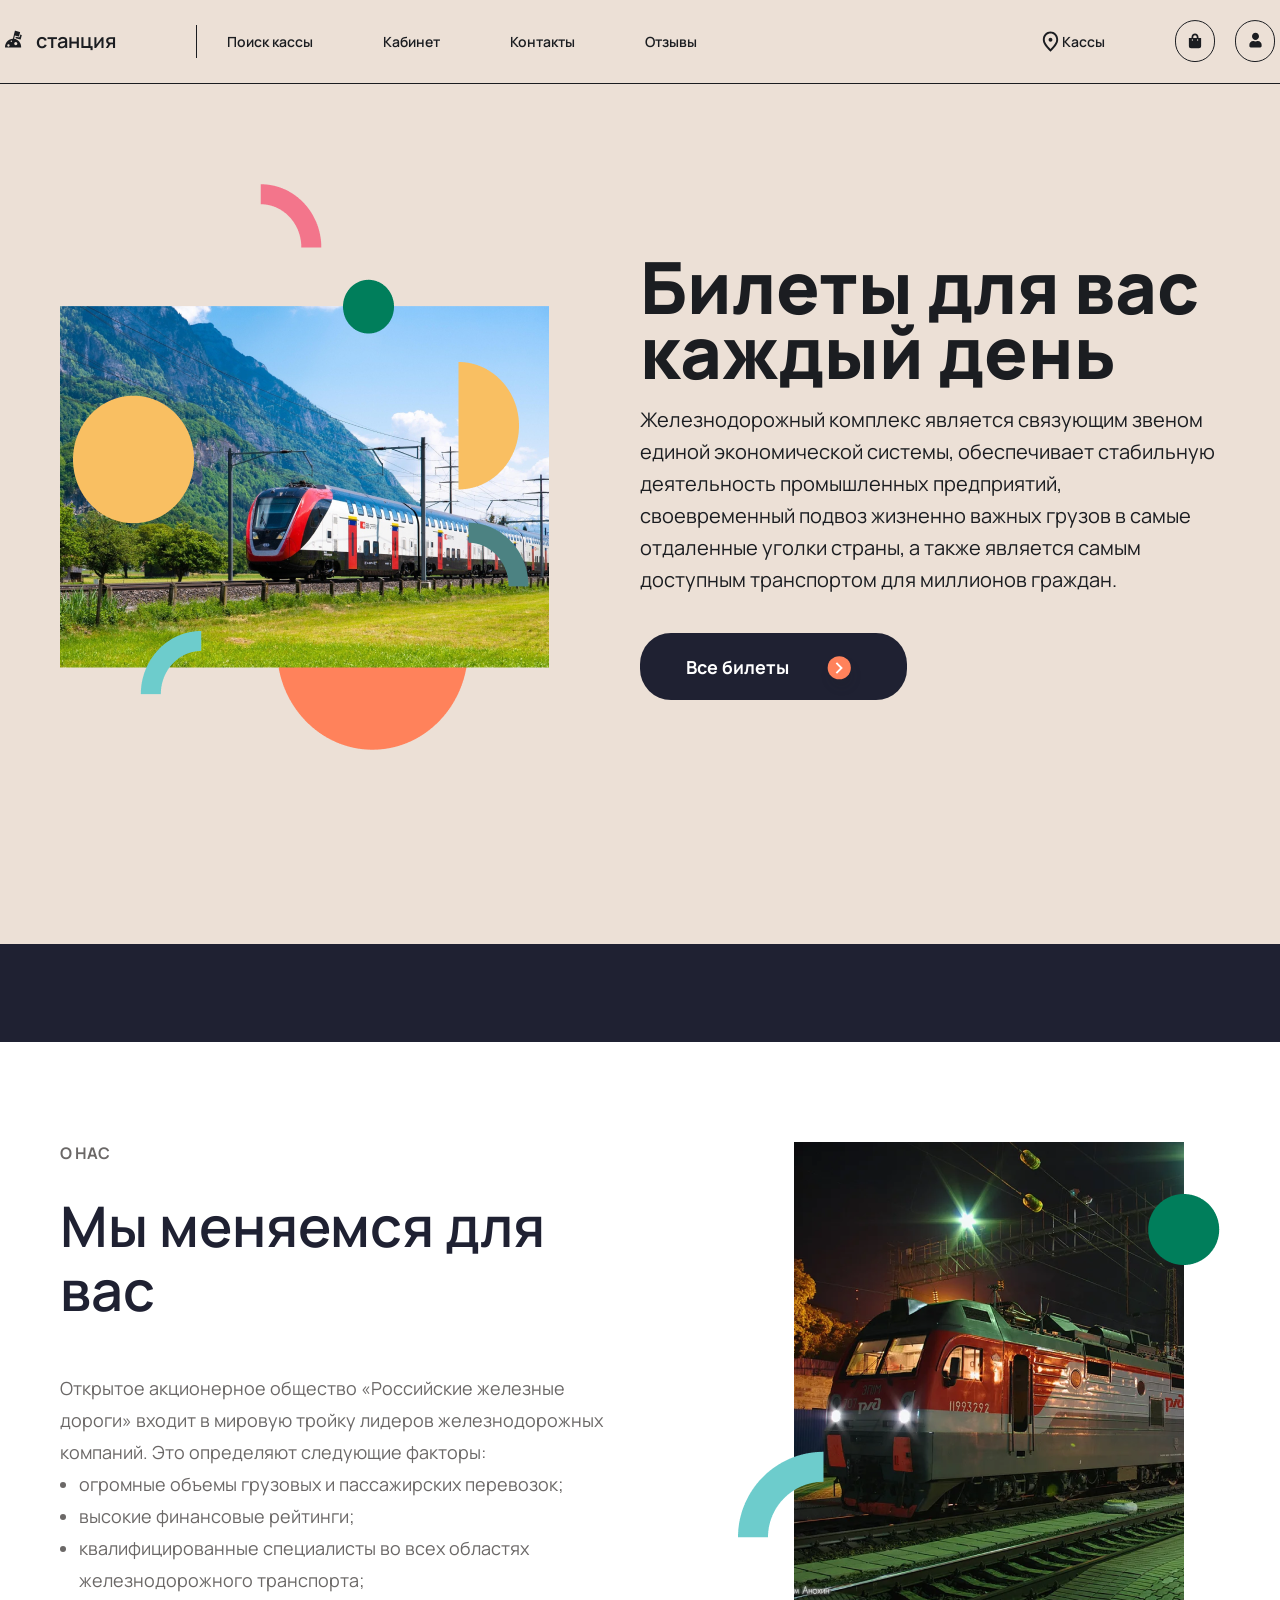
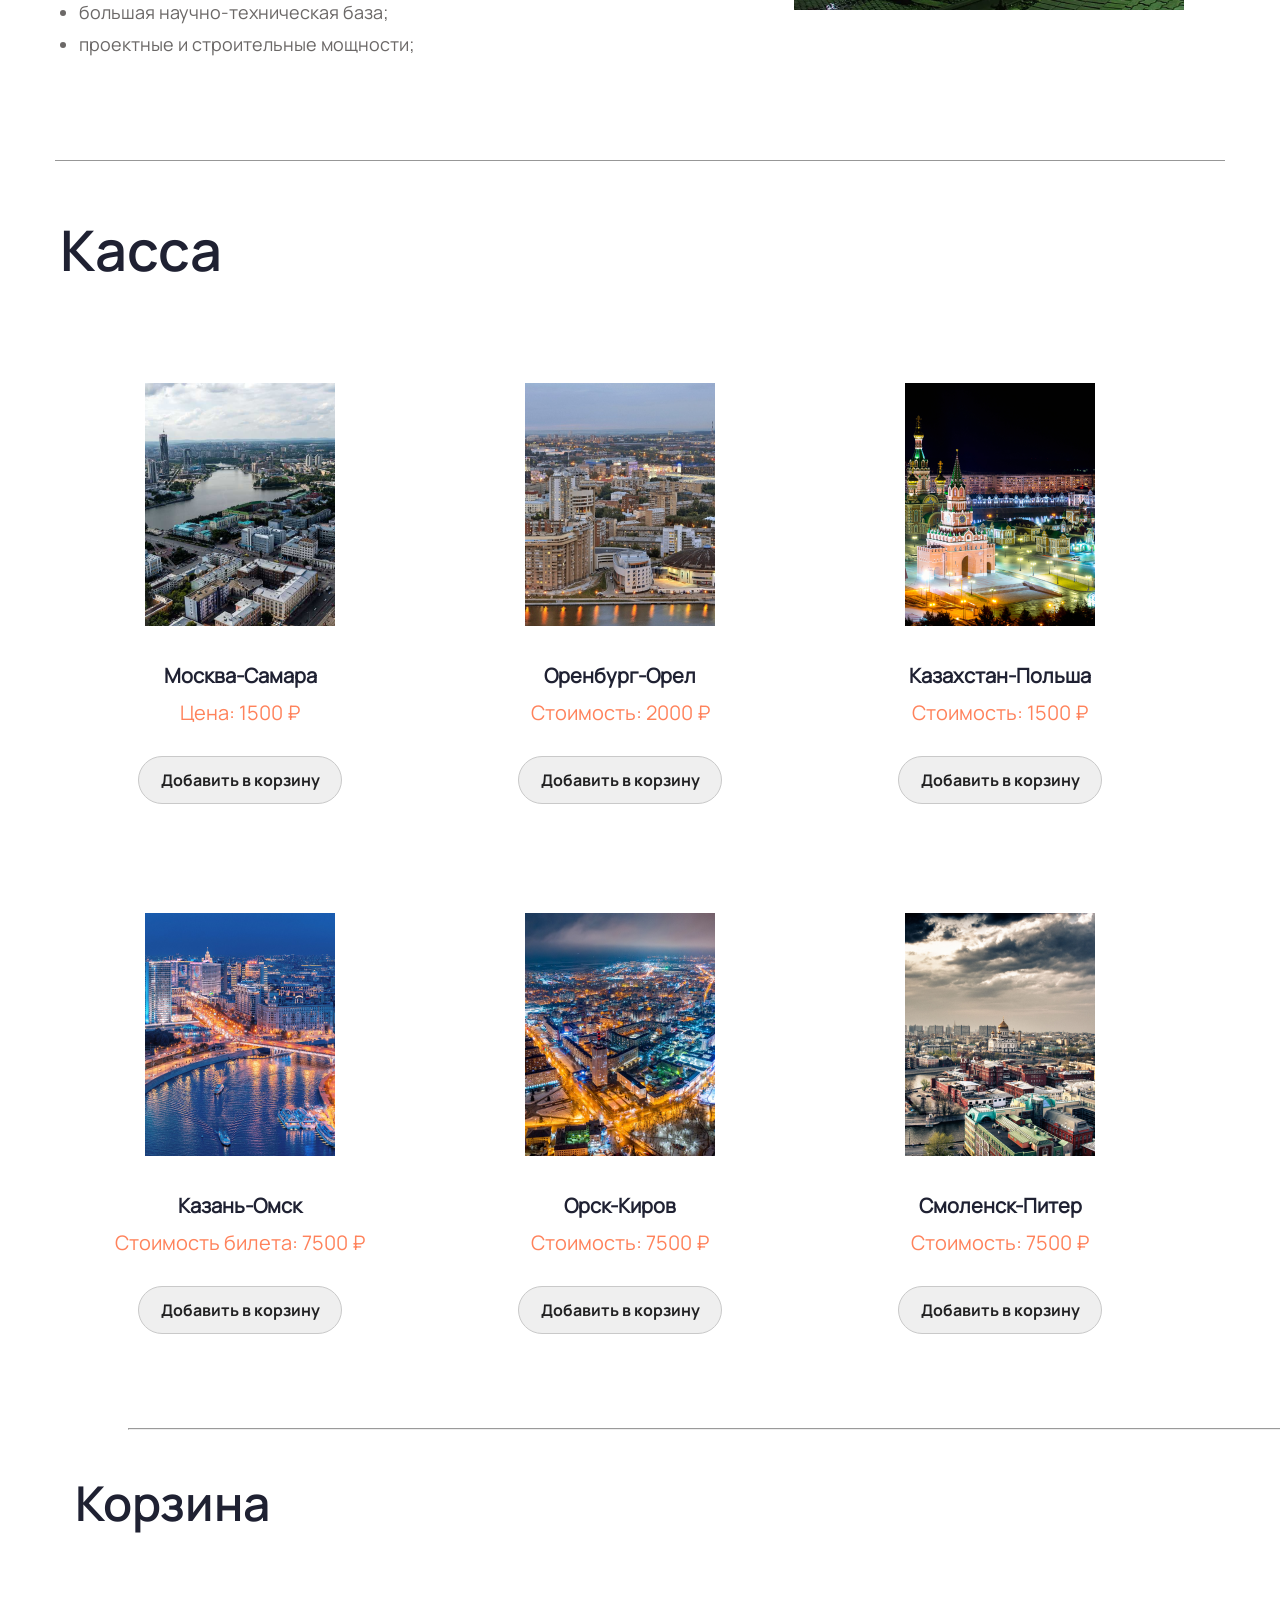
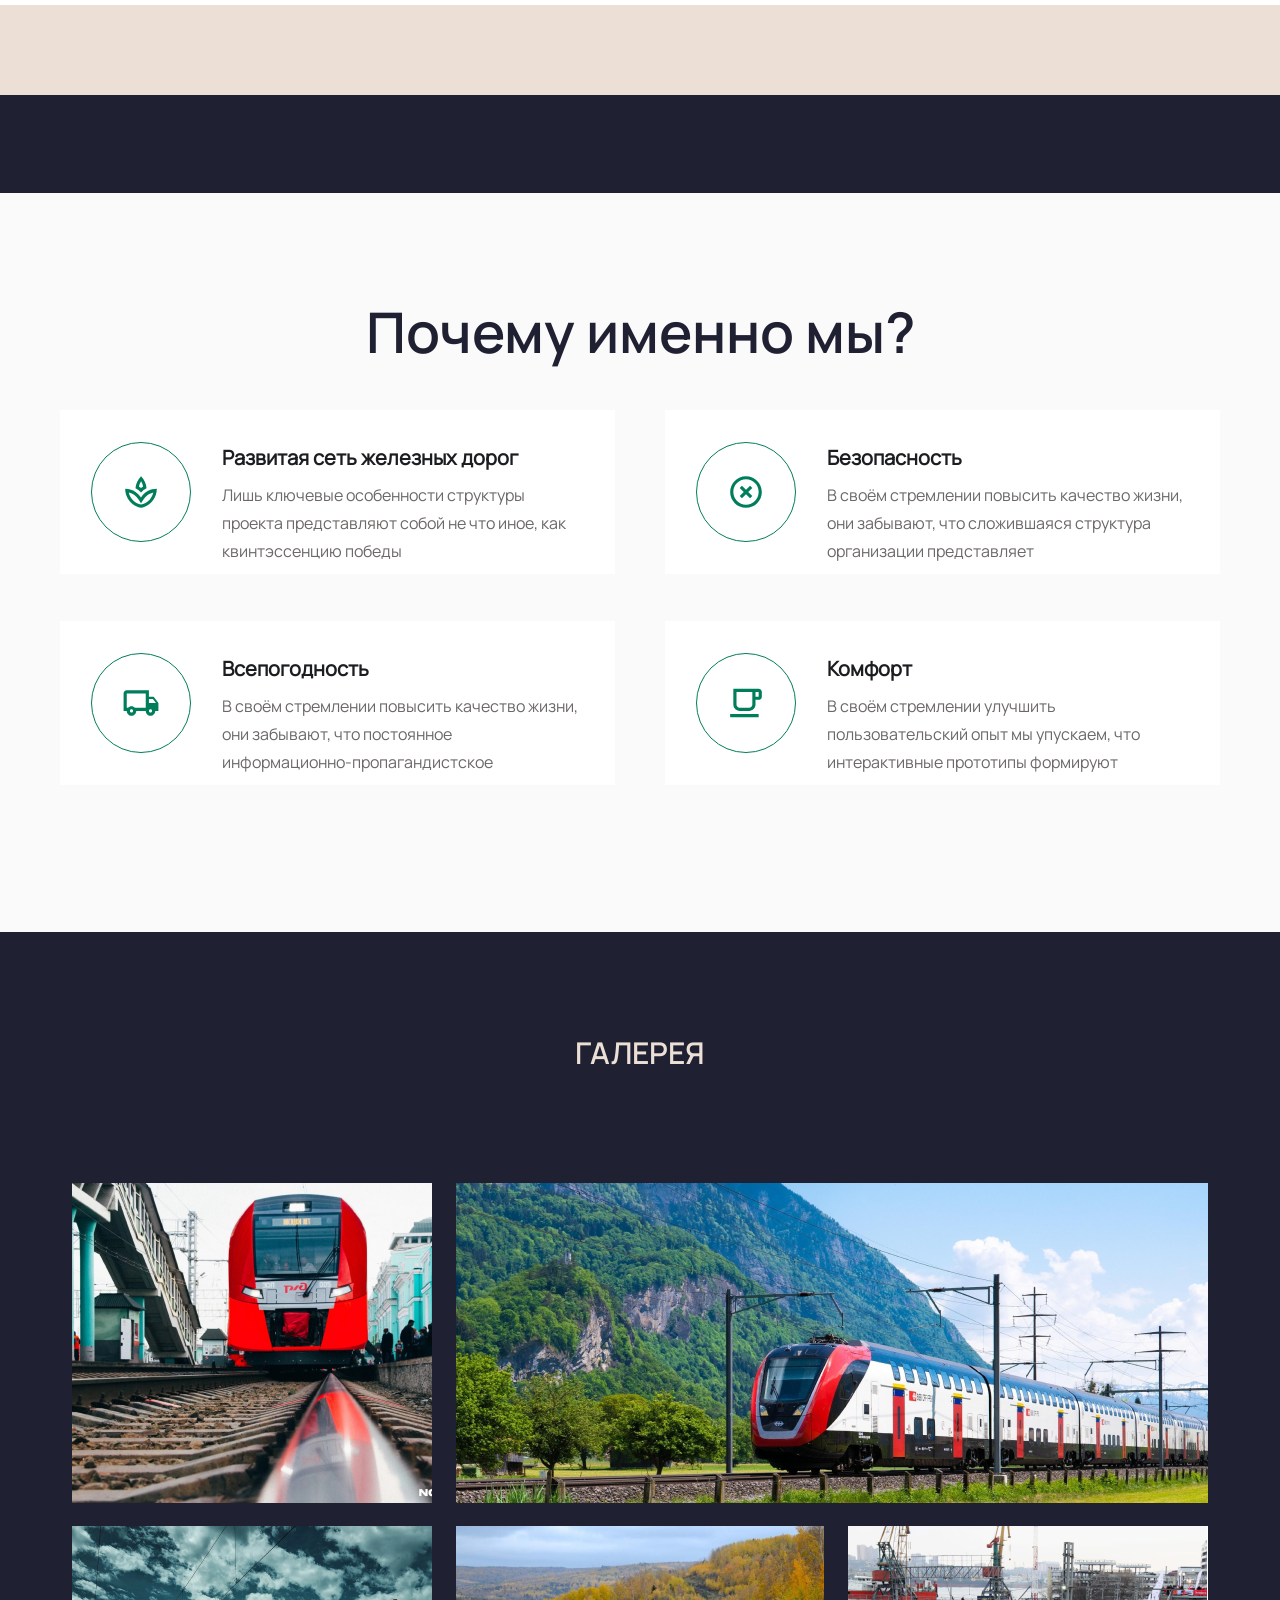
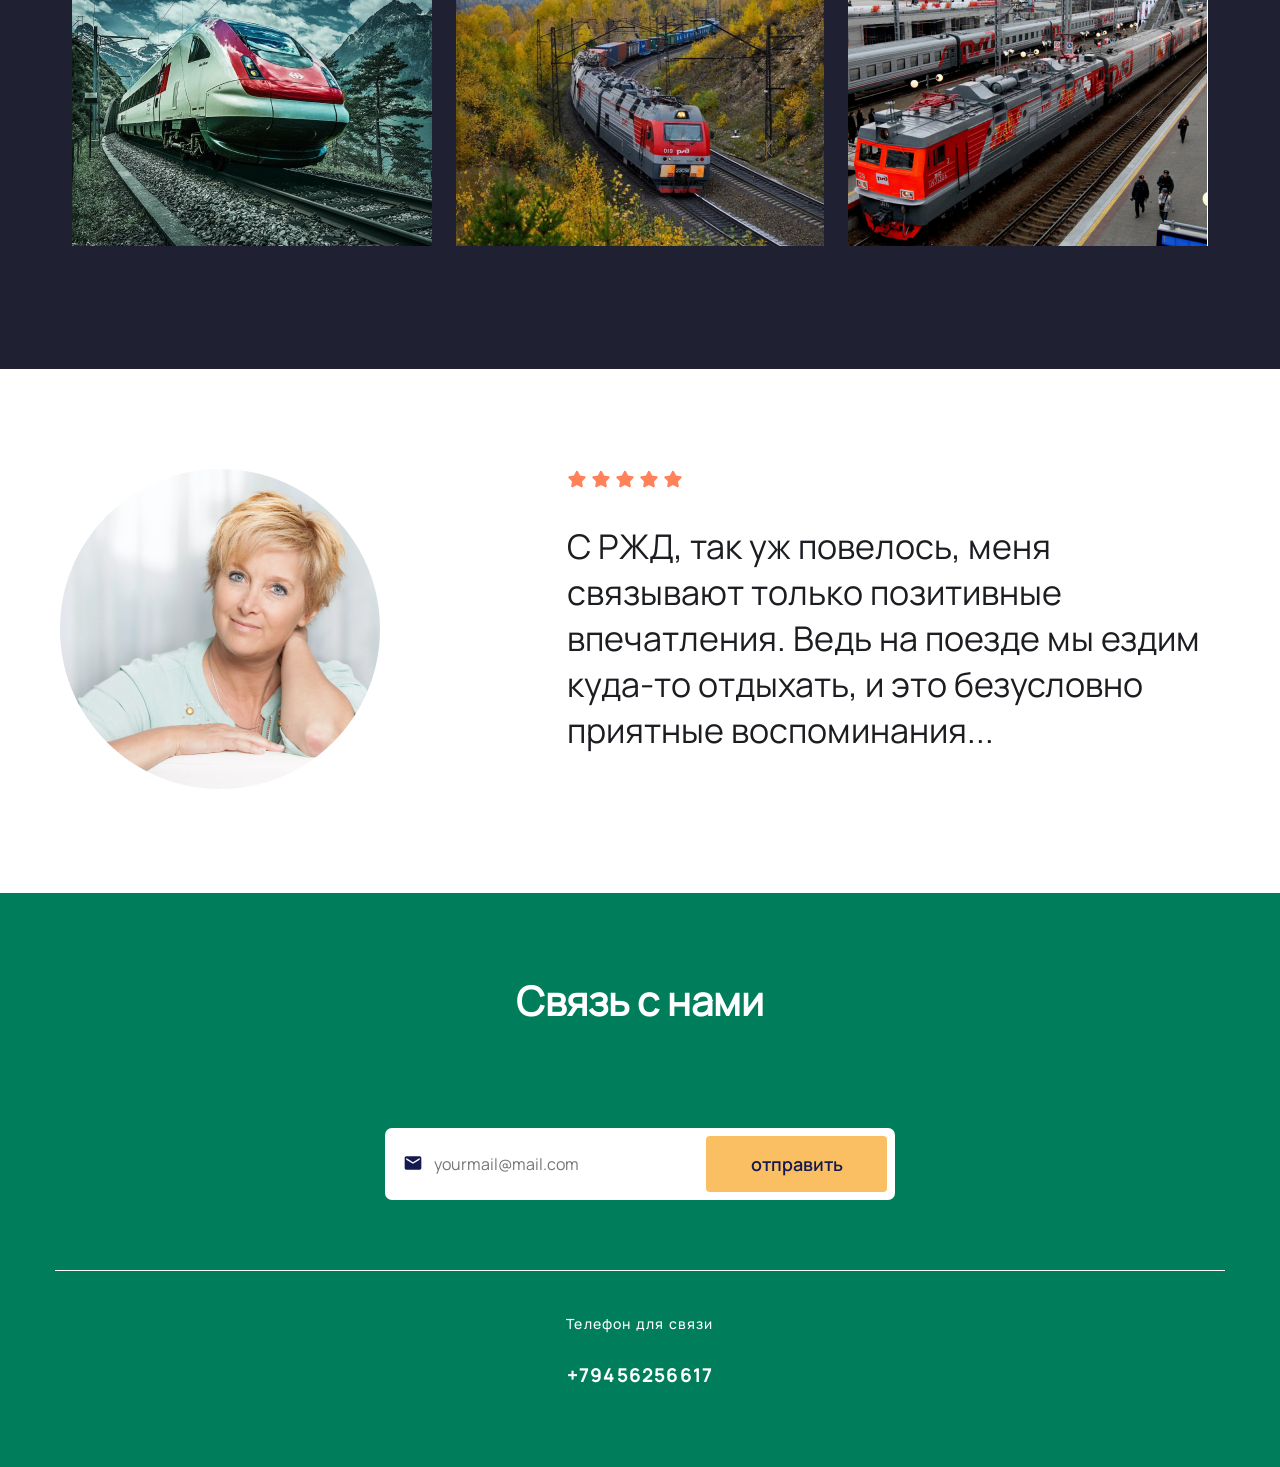
<file: index.html>
<!DOCTYPE html>
<html lang="ru">

<head>
	<meta charset="UTF-8">
	<meta name="viewport" content="width=device-width, initial-scale=1.0">
	<title>ЖД Касса</title>
	<link rel="stylesheet" href="fonts.css">
	<link rel="stylesheet" href="style.css">
</head>


<body>
	<!-- Всплывающее окно -->
	<div class="bacground">

		<div class="modal_user">
			<form class="modal_user_form">
				<input class="user_form_input" type="text" placeholder="Логин"></input>
				<input class="user_form_input" type="password" placeholder="Пароль"></input>
				<a class="" href="user.html">Войти
					<img src="img/icons/arrow_right.svg" alt="">
				</a>
			</form>
		</div>

	</div>
	<!-- Шапка сайта -->
	<header class="header">
		<div class="header_container">
			<div class="header_nav">
				<a href="index.html" class="logo">
					<img src="img/icons/logo.svg" alt="logo">
					станция
				</a>
				<navbar class="navbar">
					<ul class="menu">
						<li>
							<a href="search.html">Поиск кассы</a>
						</li>
						<li>
							<a href="user.html">Кабинет</a>
						</li>
						<li>
							<a href="#footer">Контакты</a>
						</li>
						<li>
							<a href="#reviews">Отзывы</a>
						</li>
					</ul>
				</navbar>
			</div>

			<div class="header_user">
				<a href="#" class="gps">
					<img src="img/icons/gps.svg" alt="gps">
					Кассы
				</a>
				<a href="#" class="cart">
					<img src="img/icons/cart.svg" alt="cart">
				</a>
				<a href="#" class="user">
					<img src="img/icons/user.svg" alt="user">
				</a>
			</div>
		</div>
	</header>

	<main>


		<!-- Главный экран -->

		<div class="main">
			<div class="main_photo">
				<img src="img/photo/main.png" alt="train">
			</div>
			<div class="main_content">
				<h1>
					Билеты для вас каждый день
				</h1>
				<p>
					Железнодорожный комплекс является связующим звеном единой экономической системы, обеспечивает
					стабильную деятельность промышленных предприятий, своевременный подвоз жизненно важных грузов в
					самые отдаленные уголки страны, а также является самым доступным транспортом для миллионов граждан.
				</p>
				<a href="#tickets">
					Все билеты
					<img src="img/icons/arrow_right.svg" alt="">
				</a>
			</div>
		</div>
		<div class="line"></div>


		<!-- о нас	 -->

		<div class="bacgruond_white">

			<div class="about">
				<div class="about_content">
					<h4>О НАС</h4>
					<h2>Мы меняемся для вас</h2>
					<p>
						Открытое акционерное общество «Российские железные дороги» входит в мировую тройку лидеров
						железнодорожных компаний. Это определяют следующие факторы:
					</p>
					<ul>
						<li>огромные объемы грузовых и пассажирских перевозок;</li>
						<li>высокие финансовые рейтинги;</li>
						<li>квалифицированные специалисты во всех областях железнодорожного транспорта;</li>
						<li>большая научно-техническая база;</li>
						<li>проектные и строительные мощности;</li>
					</ul>
				</div>
				<div class="about_photo">
					<img src="img/photo/about.png" alt="train">
				</div>
			</div>


			<!-- касса -->

			<div class="all_ticket">
				<div class="c">
					<h2>Касса</h2>
				</div>
				<div id="product-list" class="tickets">
					<div class="product-card" data-id="1">
						<img src="img/photo/moskva_samara.png" alt="Товар 1" class="product-image">
						<h2>Москва-Самара</h2>
						<p>Цена: 1500 ₽</p>
						<button class="add-to-cart">Добавить в корзину</button>
					</div>
					<div class="product-card" data-id="2">
						<img src="img/photo/orenburg_orel.png" alt="Товар 2" class="product-image">
						<h2>Оренбург-Орел</h2>
						<p>Стоимость: 2000 ₽</p>
						<button class="add-to-cart">Добавить в корзину</button>
					</div>
					<div class="product-card" data-id="3">
						<img src="img/photo/kazahstan_polsha.png" alt="Товар 3" class="product-image">
						<h2>Казахстан-Польша</h2>
						<p>Стоимость: 1500 ₽</p>
						<button class="add-to-cart">Добавить в корзину</button>
					</div>
					<div class="product-card" data-id="4">
						<img src="img/photo/kazan_omsk.png" alt="Товар 4" class="product-image">
						<h2>Казань-Омск</h2>
						<p>Стоимость билета: 7500 ₽</p>
						<button class="add-to-cart">Добавить в корзину</button>
					</div>
					<div class="product-card" data-id="5">
						<img src="img/photo/orsk_kirov.png" alt="Товар 5" class="product-image">
						<h2>Орск-Киров</h2>
						<p>Стоимость: 7500 ₽</p>
						<button class="add-to-cart">Добавить в корзину</button>
					</div>
					<div class="product-card" data-id="6">
						<img src="img/photo/smolensk_piter.png" alt="Товар 6" class="product-image">
						<h2>Смоленск-Питер</h2>
						<p>Стоимость: 7500 ₽</p>
						<button class="add-to-cart">Добавить в корзину</button>
					</div>
				</div>
			</div>
			<hr>
			<div class="order">
				<h2>Корзина</h2>
				<div id="cart" class="cart">
					<ul id="cart-items" class="ul"></ul>
				</div>
			</div>
		</div>
		<div class="line"></div>
		</div>

		<!-- почему мы -->

		<div class="why_us">
			<div class="why_us_container">
				<h2>Почему именно мы?</h2>
				<div class="why_us_block">
					<div class="why_us_card">
						<img src="img/icons/whyus1.svg" alt="whyus1">
						<div class="why_us_card_text">
							<h3>Развитая сеть железных дорог</h3>
							<p>Лишь ключевые особенности структуры проекта представляют собой не что иное, как
								квинтэссенцию победы</p>
						</div>
					</div>
					<div class="why_us_card">
						<img src="img/icons/whyus2.svg" alt="whyus2">
						<div class="why_us_card_text">
							<h3>Безопасность</h3>
							<p>В своём стремлении повысить качество жизни, они забывают, что сложившаяся структура
								организации представляет</p>
						</div>
					</div>
					<div class="why_us_card">
						<img src="img/icons/whyus3.svg" alt="whyus3">
						<div class="why_us_card_text">
							<h3>Всепогодность</h3>
							<p>В своём стремлении повысить качество жизни, они забывают, что постоянное
								информационно-пропагандистское</p>
						</div>
					</div>
					<div class="why_us_card">
						<img src="img/icons/whyus4.svg" alt="whyus4">
						<div class="why_us_card_text">
							<h3>Комфорт</h3>
							<p>В своём стремлении улучшить пользовательский опыт мы упускаем, что интерактивные
								прототипы формируют</p>
						</div>
					</div>
				</div>
			</div>
		</div>


		<!-- галерея -->

		<div class="galery">
			<div class="galery_container">
				<h3>ГАЛЕРЕЯ</h3>
				<div class="galery_block">
					<img class="img img1" src="img/photo/train1.png" alt="train">
					<img class="img img2" src="img/photo/train2.png" alt="train">
					<img class="img img3" src="img/photo/train3.png" alt="train">
					<img class="img img4" src="img/photo/train4.png" alt="train">
					<img class="img img5" src="img/photo/train5.png" alt="train">
				</div>
			</div>
		</div>


		<!-- Отзывы -->
		<div id="reviews" class="reviews">
			<div class="reviews_container">
				<div class="baba"><img src="img/photo/Avatar.png" alt="Avatar"></div>
				<div class="reviews_text">
					<img src="img/icons/star.svg" alt="star">
					<p>С РЖД, так уж повелось, меня связывают только позитивные впечатления. Ведь на поезде мы ездим
						куда-то отдыхать, и это безусловно приятные воспоминания...</p>
				</div>
			</div>
		</div>

	</main>


	<footer id="footer" class="footer">
		<div class="footer_container">
			<h3>Связь с нами</h3>

			<form class="footer_form">
				<label class="footer_input">
					<img src="img/icons/mail.svg" alt="mail">
					<input type="text" placeholder="yourmail@mail.com"></input>
				</label>
				<label>
					<button type="submit">отправить</button>
				</label>
			</form>

			<div class="footer_contats">
				<p>Телeфон для связи</p>
				<h5>+79456256617</h5>
			</div>
		</div>
	</footer>



	<script>
		// профиль
		const userEnter = document.querySelector('.user');
		const bacground = document.querySelector('.bacground');
		const modalUser = document.querySelector('.modal_user');

		userEnter.onclick = function () {
			bacground.classList.toggle('display_block');
			modalUser.classList.toggle('display_block');
		}

		modalUser.addEventListener('click', (e) => {
			console.log(e.target);

			if (e.target == modalUser) {
				bacground.classList.remove('display_block');
				modalUser.classList.remove('active');

			}
		});

		// корзина

		const cartItems = [];
		const cartList = document.getElementById('cart-items');

		document.querySelectorAll('.add-to-cart').forEach(button => {
			button.addEventListener('click', (event) => {
				const productCard = event.target.closest('.product-card');
				const productId = productCard.getAttribute('data-id');
				const productName = productCard.querySelector('h2').innerText;
				const productPrice = productCard.querySelector('p').innerText

				// Проверка, есть ли товар уже в корзине

				if (!cartItems.some(item => item.id === productId)) {
					cartItems.push({ id: productId, name: productName, price: productPrice });
					updateCart();
				} else {
					alert(`${productName} уже в корзине!`);
				}
			});
		});

		// Функция для обновления отображения корзины
		function updateCart() {
			cartList.innerHTML = '';
			cartItems.forEach(item => {
				const li = document.createElement('li');
				li.innerText = `${item.name} - ${item.price}`;
				li.innerHTML += ' <button class="remove-from-cart" data-id="' + item.id + '">Удалить</button>';
				cartList.appendChild(li);
			});

			// Добавление обработчиков событий на кнопки "Удалить"
			document.querySelectorAll('.remove-from-cart').forEach(button => {
				button.addEventListener('click', (event) => {
					const productId = event.target.getAttribute('data-id');
					const index = cartItems.findIndex(item => item.id === productId);
					if (index !== -1) {
						cartItems.splice(index, 1);
						updateCart();
					}
				});
			});
		}
	</script>


</body>

</html>
</file>
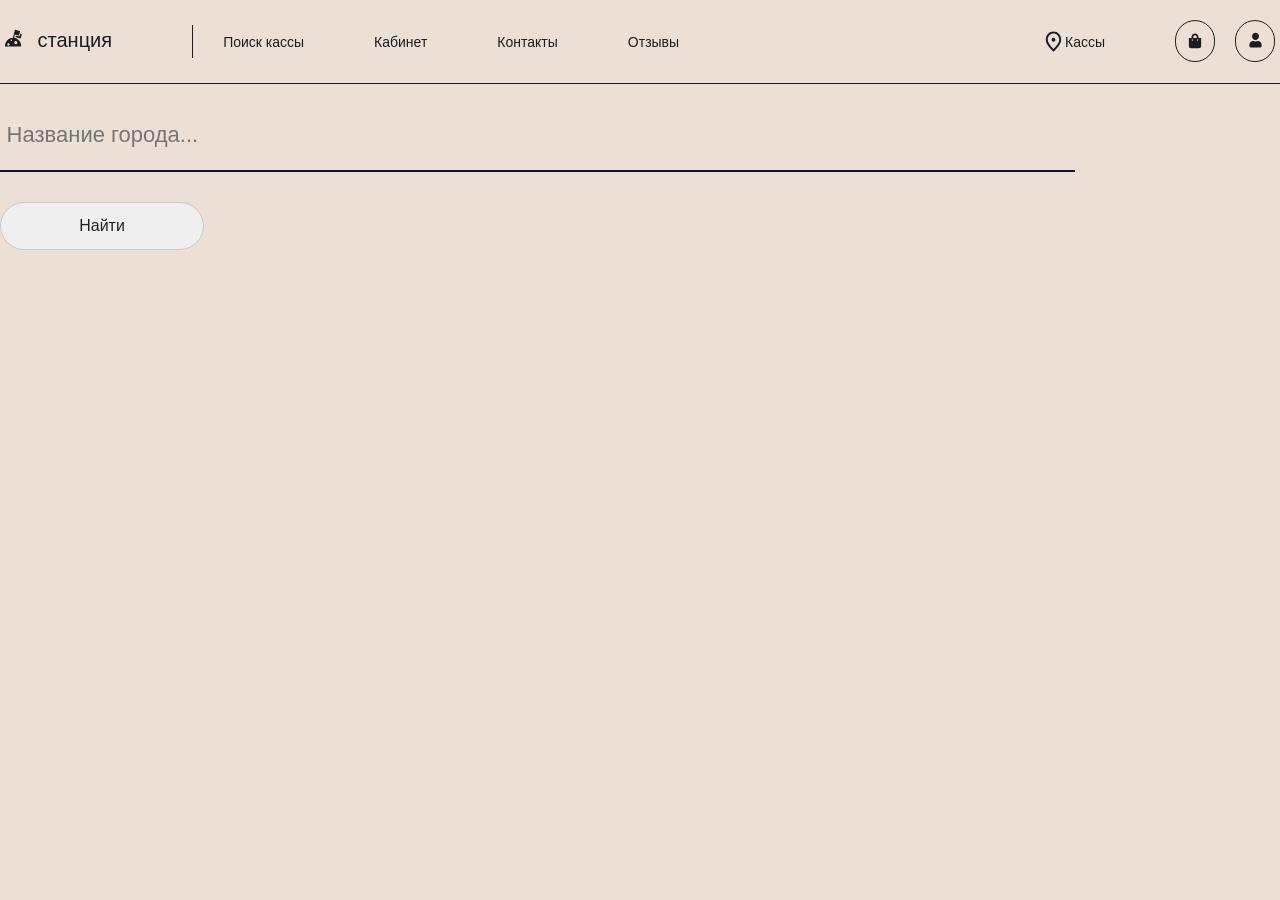
<file: search.html>
<!DOCTYPE html>
<html lang="en">
  <head>
    <meta name="viewport" content="width=device-width, initial-scale=1.0" />
    <title>Поиск ЖДкасс</title>
    <!-- Stylesheet -->
    <link rel="stylesheet" href="search.css" />
  </head>
  <body>
    	<!-- Всплывающее окно -->
	<div class="bacground">

		<div class="modal_user">
			<form class="modal_user_form">
				<input class="user_form_input" type="text" placeholder="Логин"></input>
				<input class="user_form_input" type="password" placeholder="Пароль"></input>
				<a class="" href="user.html">Войти
					<img src="img/icons/arrow_right.svg" alt="">
				</a>
			</form>
		</div>

	</div>
	<!-- Шапка сайта -->
	<header class="header">
		<div class="header_container">
			<div class="header_nav">
				<a href="index.html" class="logo">
					<img src="img/icons/logo.svg" alt="logo">
					станция
				</a>
				<navbar class="navbar">
					<ul class="menu">
						<li>
							<a href="search.html">Поиск кассы</a>
						</li>
						<li>
							<a href="user.html">Кабинет</a>
						</li>
						<li>
							<a href="#footer">Контакты</a>
						</li>
						<li>
							<a href="#reviews">Отзывы</a>
						</li>
					</ul>
				</navbar>
			</div>

			<div class="header_user">
				<a href="#" class="gps">
					<img src="img/icons/gps.svg" alt="gps">
					Кассы
				</a>
				<a href="#" class="cart">
					<img src="img/icons/cart.svg" alt="cart">
				</a>
				<a href="#" class="user">
					<img src="img/icons/user.svg" alt="user">
				</a>
			</div>
		</div>
	</header>
    <div class="wrapper">
      <div id="search-container">
        <input
          type="search"
          id="search-input"
          placeholder="Название города..."
        />
        <button id="search">Найти</button>
      </div>
      <div id="products"></div>
    </div>
    <!-- Script -->
    <script src="scriptsearch.js"></script>
  </body>
</html>
</file>
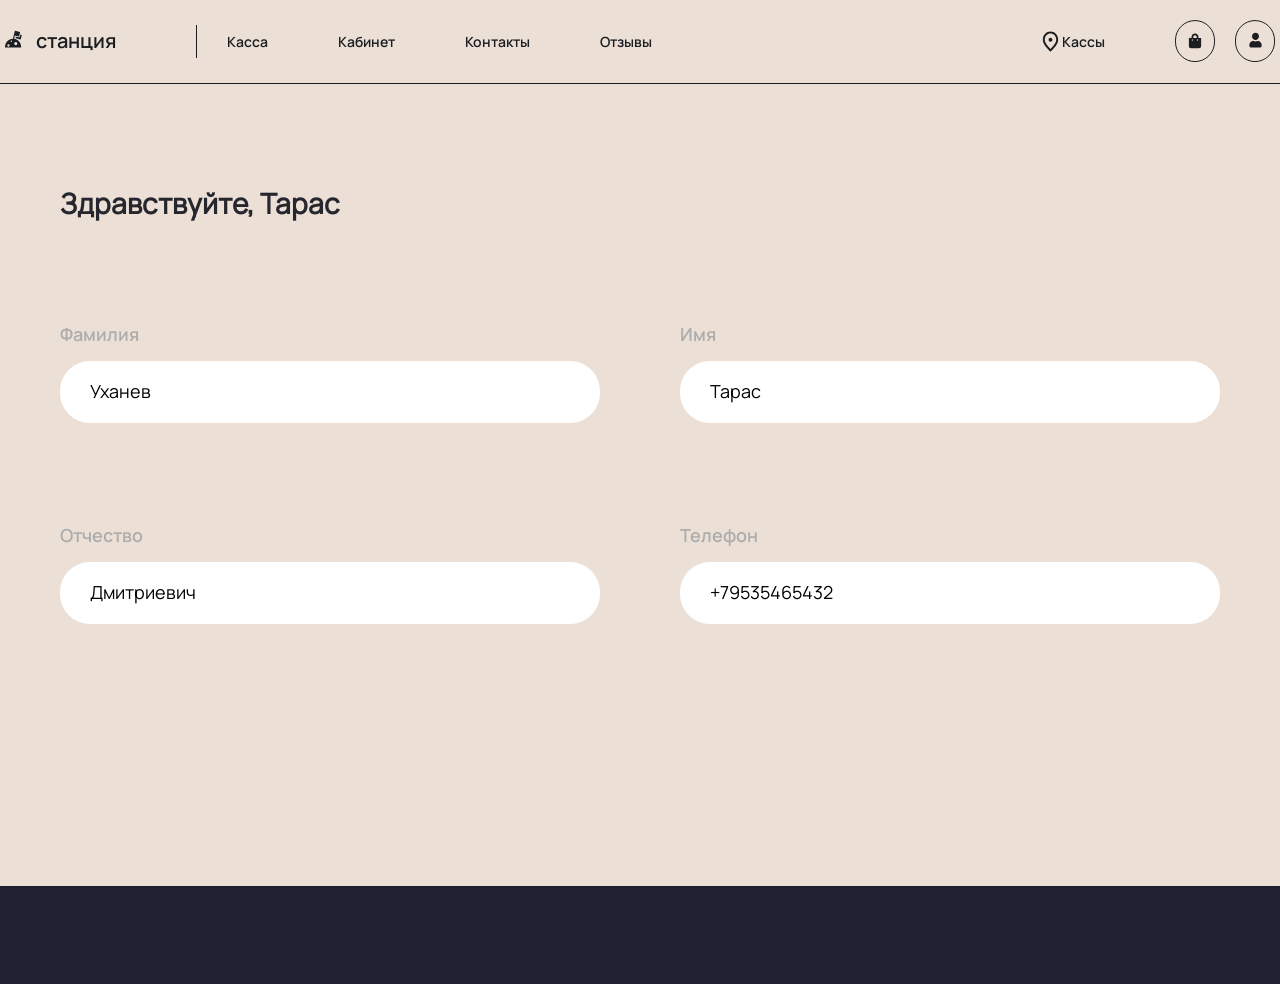
<file: user.html>
<!DOCTYPE html>
<html lang="ru">
<head>
	<meta charset="UTF-8">
	<meta name="viewport" content="width=device-width, initial-scale=1.0">
	<title>ЖД Касса</title>
	<link rel="stylesheet" href="fonts.css">
	<link rel="stylesheet" href="style.css">
</head>
<body>


<!-- Всплывающее окно -->

<div class="bacground">

	<div class="modal_user">
		<form class="modal_user_form">
			<input class="user_form_input" type="text" placeholder="Логин"></input>
			<input class="user_form_input" type="password" placeholder="Пароль"></input>
			<a class="" href="user.html">Войти
				<img src="img/icons/arrow_right.svg" alt="">
			</a>
		</form>
	</div>

</div>


<!-- Шапка сайта -->



<header class="header">
	<div class="header_container">
		<div class="header_nav">
			<a href="index.html" class="logo">
				<img src="img/icons/logo.svg" alt="logo">
				станция
			</a>
			<navbar class="navbar">
				<ul class="menu">
					<li>
						<a href="#tickets">Касса</a>
					</li>
					<li>
						<a href="user.html">Кабинет</a>
					</li>
					<li>
						<a href="#footer">Контакты</a>
					</li>
					<li>
						<a href="#reviews">Отзывы</a>
					</li>
				</ul>
			</navbar>
		</div>

		<div class="header_user">
			<a href="#" class="gps">
				<img src="img/icons/gps.svg" alt="gps">
				Кассы
			</a>
			<a href="#" class="cart">
				<img src="img/icons/cart.svg" alt="cart">
			</a>
			<a  href="#" class="user">
				<img src="img/icons/user.svg" alt="user">
			</a>
		</div>
	</div>
</header>

<div class="fullscreen">
<div class="account">
	<h3>
		Здравствуйте, Тарас
	</h3>
	<form action="" class="account_form">
		<div class="account_form_block">
			<p>Фамилия</p>
			<div class="account_form_input">
				<p>Уханев</p>
			</div>
		</div>
		<div class="account_form_block">
			<p>Имя</p>
			<div class="account_form_input">
				<p>Тарас</p>
			</div>
		</div>
		<div class="account_form_block">
			<p>Отчество</p>
			<div class="account_form_input">
				<p>Дмитриевич</p>
			</div>
		</div>
		<div class="account_form_block">
			<p>Телефон</p>
			<div class="account_form_input">
				<p>+79535465432</p>
			</div>
		</div>
		

	</form>
</div>

<div class="line"></div>
</div>

<script>
	const userEnter = document.querySelector('.user');
	const bacground = document.querySelector('.bacground');
	const modalUser = document.querySelector('.modal_user');

	userEnter.onclick = function(){
		bacground.classList.toggle('display_block');
		modalUser.classList.toggle('display_block');
	}

	modalUser.addEventListener('click', (e) => {
	console.log(e.target);

	if (e.target == modalUser) {
		bacground.classList.remove('display_block');
		modalUser.classList.remove('active');
		
	}
});

</script>

	
</body>
</html>
</file>
<file: fonts.css>
@font-face {
	font-family: Manrope-Medium;
	src: url('fonts/Manrope-Medium.ttf');
}
@font-face {
	font-family: Manrope-Regular;
	src: url('fonts/Manrope-Regular.ttf');
}
@font-face {
	font-family: Manrope-SemiBold;
	src: url('fonts/Manrope-SemiBold.ttf');
}
@font-face {
	font-family: Manrope-Bold;
	src: url('fonts/Manrope-Bold.ttf');
}
@font-face {
	font-family: Manrope-ExtraBold;
	src: url('fonts/Manrope-ExtraBold.ttf');
}


@font-face {
	font-family: Mulish-Medium;
	src: url('fonts/Mulish-Medium.ttf');
}
@font-face {
	font-family: Mulish-Regular;
	src: url('fonts/Mulish-Regular.ttf');
}
@font-face {
	font-family: Mulish-SemiBold;
	src: url('fonts/Mulish-SemiBold.ttf');
}
</file>
<file: style.css>
*{
	margin: 0;
	padding: 0;
	box-sizing: border-box;
}
body{
	background-color: #ECE0D6;
	color: #1B1D21;
}
a{
	text-decoration: none;
}


/*<!-- Всплывающее окно -->*/

.bacground{
	display: none;
	position: fixed;
	width: 100%;
	height: 100vh;
	background: rgba(0, 0, 0, 0.47);
}
.display_block{
	display: block;
}
.display_flex{
	display: flex;
}
.modal_user{
	width: 100%;
	height: 100vh;
	display: flex;
	justify-content: center;
	align-items: center;
}
.modal_user_form{
	display: flex;
	justify-content: center;
	align-items: center;
	flex-direction: column;
	border-radius: 25px;
	width: 600px;
	height: 400px;
	background-color: #1F2132;
}
.user_form_input{
	display: block;
	width: 428px;
	height: 52px;
	background-color: #fff;
	border: none;
	border-radius: 20px;
	margin-top: 10px;
	margin-bottom: 20px;
	padding-left: 20px;
}
.modal_user_form a{
	display: flex;
	justify-content: center;
	align-items: center;
	color: #1F2132;
	font-family: 'Manrope-Bold', sans-serif;
	font-size: 18px;
	width: 267px;
	height: 67px;
	background-color: #fff;
	border-radius: 31px;
	margin-top: 37px
}
.modal_user_form a img{
	margin-top: 20px;
	margin-left: 64px;
}

/*шапка сайта*/

.header_container{
	padding: 5px;
	display: flex;
	justify-content: space-between;
	align-items: center;
	margin: 0 auto;
	max-width: 1364px;
	height: 84px;
	border-bottom: 1.05px solid #1B1D21;
}
.header_nav{
	display: flex;
	flex-wrap: wrap;
	align-items: center;
}
.logo{
	font-family: 'Manrope-SemiBold', sans-serif;
	color: #1B1D21;
	font-size: 20px;
	margin-top: -3px;
}
.logo img{
	margin-right: 10px;
}
.navbar{
	margin-left: 80px;
}
.menu{
	border-left: 1px solid  #1B1D21;
	display: flex;
	justify-content: space-between;
	align-items: center;
	flex-wrap: wrap;
	min-height: 33px;
	padding-left: 30px;
	
}
.menu li{
	list-style: none;
	margin-right: 70px;
}
.menu a{
	font-size: 14px;
	font-family: 'Manrope-SemiBold', sans-serif;
	color: #1B1D21;
}
.header_user{
	display: flex;
	align-items: center;
}
.header_user a{
	font-size: 14px;
	font-family: 'Manrope-SemiBold', sans-serif;
	color: #1B1D21;
	display: flex;
	align-items: center;
}
.cart{
	margin-left: 70px;
	margin-right: 20px;
}


/*главный экран*/
.main{
	max-width: 1170px;
	margin: 0 auto;
	width: 100%;
	display: flex;
	justify-content: space-between;
	flex-wrap: wrap;
	padding: 100px 5px;
}
.main_content{
	width: 50%;
	margin-top: 70px;
}
.main_content h1{
	font-family: 'Manrope-ExtraBold', sans-serif;
	font-size: 72px;
	line-height: 65px;
}
.main_content p{
	font-family: 'Manrope-Regular', sans-serif;
	font-size: 20px;
	margin-top: 20px;
	line-height: 32px;
}
.main_content a{
	display: flex;
	justify-content: center;
	align-items: center;
	color: #fff;
	font-family: 'Manrope-Bold', sans-serif;
	font-size: 18px;
	width: 267px;
	height: 67px;
	background-color: #1F2132;
	border-radius: 31px;
	margin-top: 37px;
}
.main_content a img{
	margin-top: 19px;
	margin-left: 32px;
}
.line{
	margin-top: 90px;
	height: 98px;
	background-color: #1F2132;
}

/*о нас*/

.bacgruond_white{
	background-color: #fff;
}
.about{
	display: flex;
	flex-wrap: wrap;
	justify-content: space-between;
	max-width: 1170px;
	margin: 0 auto;
	border-bottom: 1px solid #979797;
	padding: 100px 5px;
}
.about_content{
	width: 50%;
}
.about h4{
	color: #6B6867;
	font-family: 'Manrope-Bold', sans-serif;
	font-size: 16px;
}
.about h2{
	color: #1F2132;
	font-family: 'Manrope-SemiBold', sans-serif;
	font-size: 56px;
	line-height: 64px;
	margin-top: 30px;
	margin-bottom: 50px;
}
.about p, .about li{
	font-family: 'Manrope-Regular', sans-serif;
	font-size: 18px;
	line-height: 32px;
	color: #6B6867;
}
.about li{
	margin-left: 19px;
} 

/* касса*/

.all_ticket {
	display: flex;
	flex-direction: column;
	gap: 30px;
	padding: 50px 5px;
	max-width: 1170px;
	margin: 0 auto;
}

.tickets {
	display: flex;
	gap: 20px;
	flex-wrap: wrap;
}

.all_ticket h2{
	color: #1F2132;
	font-family: 'Manrope-SemiBold', sans-serif;
	font-size: 56px;
	margin-bottom: 20px;
}
.product-card{
	display: flex;
	justify-content: center;
	flex-wrap: wrap;
	flex-direction: column;
	align-items: center;
	justify-content: center;
	width: 360px;
	height: 510px;

}

.product-card h2{
	color: #1F2132;
	font-family: 'Manrope-Regular', sans-serif;
	font-size: 20px;
	margin-top: 36px;
	margin-bottom: 10px;
}
.product-card p{
	font-family: 'Manrope-Regular', sans-serif;
	font-size: 20px;
	color: #FF825B;
}
.product-card a, .add-to-cart, .remove-from-cart{
	width: 204px;
	height: 48px;
	display: flex;
	justify-content: center;
	align-items:center;
	border: 1px solid #C9C9C9;
	color: #222223;
	border-radius: 30px;
	font-family: 'Manrope-Bold', sans-serif;
	font-size: 16px;
	margin-top: 30px;
	transition: 0.3s;
	cursor: pointer;
}
.product-card:hover{
	border: 1px solid #FF825B;
}
.product-card a:hover{
	background-color: #1F2132;
	color: #fff;
}
.add-to-cart:hover{
	background-color: #1F2132;
	color: #fff;
}
/* корзина */
.order {
	display: flex;
	flex-direction: column;
	gap: 30px;
	border-radius: 12px;
	max-width: 1170px;
	margin: 20px auto ;
	padding: 20px;
}
hr {
	width: 1170px;
	margin: 0 10%;
}
.ul {
	display: flex;
	flex-direction: column;
	gap: 40px;
	font-family: 'Manrope-Regular', sans-serif;
	font-size: 18px;
	line-height: 32px;
	color: #6B6867;
	flex-wrap: wrap;
	
}
.order h2 {
	color: #1F2132;
	font-family: 'Manrope-SemiBold', sans-serif;
	font-size: 48px;
	margin-bottom: 20px;
}

/*Почему мы*/
.why_us{
	background-color: #FAFAFA;
}
.why_us_container{
	max-width: 1170px;
	margin: 0 auto;
	padding: 100px 5px;
}
.why_us_container h2{
	color: #1F2132;
	font-family: 'Manrope-SemiBold', sans-serif;
	font-size: 56px;
	margin-bottom: 40px;
	text-align: center;
}
.why_us_block{
	display: flex;
	justify-content: space-between;
	flex-wrap: wrap;
}
.why_us_card{
	width: 555px;
	height: 164px;
	display: flex;
	align-items: center;
	background-color: #fff;
	margin-bottom: 47px;
	padding: 0 31px;
}
.why_us_card img{
	height: 100px;
	width: 100px;
	margin-right: 31px;
}
.why_us_card h3{
	color: #1B1D21;
	font-family: 'Manrope-Regular', sans-serif;
	font-size: 20px;
	margin-bottom: 10px;
	margin-top: 25px;
}
.why_us_card p{
	color: #6B6867;
	font-family: 'Manrope-Regular', sans-serif;
	font-size: 16px;
	line-height: 28px;
}

/*гарелея*/
.galery{
	background-color: #1F2132;
}
.galery_container{
	max-width: 1146px;
	margin: 0 auto;
	padding: 100px 5px;
}
.galery_container h3{
	color: #ECE0D6;
	font-family: 'Manrope-SemiBold', sans-serif;
	font-size: 30px;
	margin-bottom: 110px;
	text-align: center;
}
.galery_block{
	display: flex;
	flex-wrap: wrap;
	justify-content: space-between;
	
}
.galery_block img{
	margin-bottom: 23px;
}

.galery_block > img:hover{
	transform: scale(1.040);
	transition-duration: 0.7s;
	transition-timing-function: ease-in-out;
}
.galery_block > img:not(:hover) {
	transform: scale(1);
	transition-duration: 0.7s;
	transition-timing-function: ease-in-out;
}


/*отзывы*/
.reviews{
	background-color: #fff;
}
.reviews_container{
	max-width: 1170px;
	margin: 0 auto;
	padding: 100px 5px;
	display: flex;
	flex-wrap: wrap;
	justify-content: space-between;
}
.reviews_text{
	width: 653px;
}
.reviews_text p{
	font-family: 'Manrope-Regular', sans-serif;
	color: #1B1D21;
	font-size: 34px;
	margin-top: 30px;
}

/*подвал*/
.footer{
	background-color: #007E5B;
	padding: 80px 5px;
	color: #fff;
}
.footer_container{
	max-width: 1170px;
	margin: 0 auto;
	text-align: center;
}
.footer h3{
	font-family: 'Manrope-Regular', sans-serif;
	font-size: 40px;
}
.footer_form{
	display: flex;
	justify-content: space-between;
	background-color: #fff;
	width: 510px;
	height: 72px;
	margin: 100px auto 70px auto;
	align-items: center;
	border-radius: 7px;
}
.footer_input{
	position: relative;
} 
.footer_form img{
	position: absolute;
	top: 0;
	left: 18px;
}
.footer_form input{
	margin-left: 49px;
	border: none;
	font-family: 'Manrope-Regular', sans-serif;
	font-size: 16px;
	color: #8D8E90;
}
.footer_form button{
	width: 181px;
	height: 56px;
	background-color: #F9BF62;
	color: #141A50;
	font-family: 'Manrope-SemiBold', sans-serif;
	font-size: 18px;
	border: none;
	border-radius: 4px;
	margin-right: 8px;
}
.footer_contats{
	padding-top: 43px;
	border-top: 1px solid #fff;
}
.footer_contats p{
	font-family: 'Manrope-Medium', sans-serif;
	font-size: 14px;
	letter-spacing: 1.2px;
}
.footer_contats h5{
	margin-top: 30px;
	font-family: 'Manrope-Medium', sans-serif;
	font-size: 18px;
	letter-spacing: 2.2px;
}


/*личный кабинет*/
.fullscreen{
	height: 100vh;
	display: flex;
	flex-direction: column;
	justify-content: space-between;
}
.account{
	width: 1170px;
	margin: 0 auto;
	padding: 100px 5px;
}
.account h3{
	font-family: 'Manrope-Regular', sans-serif;
	font-size: 28px;
	color: #26272E;
}
.account_form{
	display: flex;
	justify-content: space-between;
	flex-wrap: wrap;
}
.account_form_block{
	margin-top: 100px;
}
.account_form_block p{
	font-family: 'Manrope-SemiBold', sans-serif;
	font-size: 18px;
	color: #ACACAC;
	margin-bottom: 15px;
}
.account_form_input{
	width: 540px;
	height: 62px;
	background-color: #fff;
	border-radius: 30px;
	padding-left: 30px;
	padding-top: 18px;
}
.account_form_input p{
	font-family: 'Manrope-Regular', sans-serif;
	font-size: 18px;
	color: #000;
}

@media screen and (max-width: 1024px){
	.header_container{
		scale: 0.9;
	}
	.main{
		scale: 0.9;
	}
	.about{
		scale: 0.9;
	}
	.tickets{
		scale: 0.9;
	}
	.tickets_card{
		scale: 0.9;
	}
	.why_us_container{
		scale: 0.9;
	}
	.galery_block{
		scale: 0.9;
	}
	.galery_block > .img2{
		width: 657px;
	}
	.img3{
		width: 300px;
	}
	.img4{
		width: 300px;
	}
	.img5{
		width: 300px;
	}
	.img1{
		width: 300px;
	}
	.reviews_container{
		scale: 0.9;
	}

}
@media screen and (max-width: 768px){
	
	.main{
		justify-content: center;
	}
	.main_content p {
		text-align: center;
	}
	.main_content h1 {
		text-align: center;
	}
	.main_content{
		display: flex;
		justify-content: center;
		flex-direction: column;
		align-items: center;
	}
	.menu a{
		font-size: 14px;
		
	}
	.menu li{
		margin-right: 15px;
	}
	.about{
		justify-content: center;
		text-align: center;
		padding: 100px 5px;
	}
	.c{
		text-align: center;
		justify-content: center;
	}
	.why_us_block{
		justify-content: center;
	}
	.img3{
		width: 200px;
	}
	.img4{
		width: 200px;
	}
	.img5{
		width: 200px;
	}
	.img1{
		width: 200px;
	}
	.galery_block > .img2{
		width: 479px;
	}
	
}
</file>
<file: search.css>
* {
    padding: 0;
    margin: 0;
    box-sizing: border-box;
    border: none;
    outline: none;
    font-family: "Poppins", sans-serif;
  }
  body {
    background-color: #ECE0D6;
	color: #1B1D21;
  }
  a{
	text-decoration: none;
}

/* окно */
.bacground{
	display: none;
	position: fixed;
	width: 100%;
	height: 100vh;
	background: rgba(0, 0, 0, 0.47);
}
.display_block{
	display: block;
}
.display_flex{
	display: flex;
}
.modal_user{
	width: 100%;
	height: 100vh;
	display: flex;
	justify-content: center;
	align-items: center;
}
.modal_user_form{
	display: flex;
	justify-content: center;
	align-items: center;
	flex-direction: column;
	border-radius: 25px;
	width: 600px;
	height: 400px;
	background-color: #1F2132;
}
.user_form_input{
	display: block;
	width: 428px;
	height: 52px;
	background-color: #fff;
	border: none;
	border-radius: 20px;
	margin-top: 10px;
	margin-bottom: 20px;
	padding-left: 20px;
}
.modal_user_form a{
	display: flex;
	justify-content: center;
	align-items: center;
	color: #1F2132;
	font-family: 'Manrope-Bold', sans-serif;
	font-size: 18px;
	width: 267px;
	height: 67px;
	background-color: #fff;
	border-radius: 31px;
	margin-top: 37px
}
.modal_user_form a img{
	margin-top: 20px;
	margin-left: 64px;
}
/* щапка */

.header_container{
	padding: 5px;
	display: flex;
	justify-content: space-between;
	align-items: center;
	margin: 0 auto;
	max-width: 1364px;
	height: 84px;
	border-bottom: 1.05px solid #1B1D21;
}
.header_nav{
	display: flex;
	flex-wrap: wrap;
	align-items: center;
}
.logo{
	font-family: 'Manrope-SemiBold', sans-serif;
	color: #1B1D21;
	font-size: 20px;
	margin-top: -3px;
}
.logo img{
	margin-right: 10px;
}
.navbar{
	margin-left: 80px;
}
.menu{
	border-left: 1px solid  #1B1D21;
	display: flex;
	justify-content: space-between;
	align-items: center;
	flex-wrap: wrap;
	min-height: 33px;
	padding-left: 30px;
	
}
.menu li{
	list-style: none;
	margin-right: 70px;
}
.menu a{
	font-size: 14px;
	font-family: 'Manrope-SemiBold', sans-serif;
	color: #1B1D21;
}
.header_user{
	display: flex;
	align-items: center;
}
.header_user a{
	font-size: 14px;
	font-family: 'Manrope-SemiBold', sans-serif;
	color: #1B1D21;
	display: flex;
	align-items: center;
}
.cart{
	margin-left: 70px;
	margin-right: 20px;
}


  .wrapper {
    width: 100%;
    margin: 0 auto;
    max-width: 1364px;
  }
  #search-container {
    margin: 1em 0;
  }
  #search-container input {
    background-color: transparent;
    width: 84%;
    border-bottom: 2px solid #110f29;
    padding: 1em 0.3em;
    font-size: 22px;
  }
  #search-container input:focus {
    border-bottom-color: #222223;
  }
  #search-container button {
    width: 204px;
	height: 48px;
	border: 1px solid #C9C9C9;
	color: #222223;
	border-radius: 30px;
	font-family: 'Manrope-Bold', sans-serif;
	font-size: 16px;
	margin-top: 30px;
	transition: 0.3s;
	cursor: pointer;
  }
  .button-value {
    border: 2px solid #110f29;
    padding: 1em 2.2em;
    border-radius: 3em;
    background-color: transparent;
    color: #FF825B;
    cursor: pointer;
  }
  .active {
    background-color: #110f29;
    color: #ffffff;
  }
  #products {
    display: grid;
    grid-template-columns: auto auto auto;
    grid-column-gap: 1.5em;
    padding: 2em 0;
  }
  .card {
    max-width: 18em;
    margin-top: 1em;
    padding: 1em;
    border-radius: 5px;
  }
  .card:hover {
    border: 1px solid #FF825B;
  }
  .image-container {
    text-align: center;
  }
#product img {
    max-width: 100%;
    object-fit: contain;
    height: 15em;
  }
  .container {
    display: flex;
    flex-direction: column;
    align-items: center;
    padding-top: 1em;
    color: #110f29;
  }
  .container h5 {
    color: #1F2132;
	font-family: 'Manrope-Regular', sans-serif;
	font-size: 20px;
	margin-top: 16px;
	margin-bottom: 10px;
  }
  .container h6 {
    font-family: 'Manrope-Regular', sans-serif;
	font-size: 20px;
	color: #FF825B;
    font-weight: 400;
  }
  .hide {
    display: none;
  }
</file>
